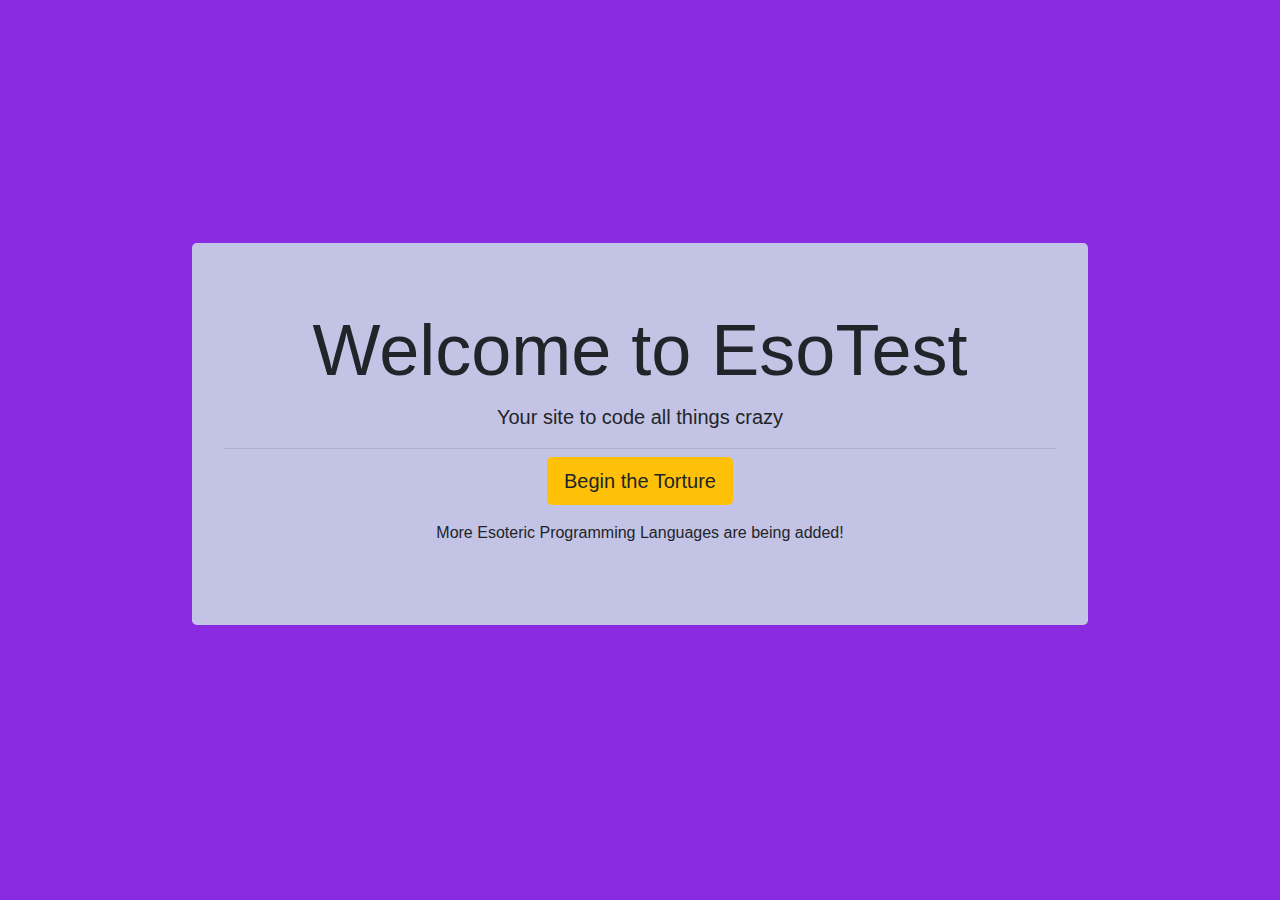
<file: esotest/templates/esoapp/index.html>
<!DOCTYPE html>
<html lang="en">

<head>
    <meta charset="UTF-8">
    <meta http-equiv="X-UA-Compatible" content="IE=edge">
    <meta name="viewport" content="width=device-width, initial-scale=1.0">
    <title>EsoTest</title>
    <link rel="stylesheet" href="https://maxcdn.bootstrapcdn.com/bootstrap/4.0.0/css/bootstrap.min.css"
        integrity="sha384-Gn5384xqQ1aoWXA+058RXPxPg6fy4IWvTNh0E263XmFcJlSAwiGgFAW/dAiS6JXm" crossorigin="anonymous">
</head>

<body style="background-color: blueviolet;">
    <div class="wrapper" style="display: grid; height: 100vh; width: 100vw; text-align: center; align-items: center;">
        <div style="grid-column:1; grid-row:1"></div>
        <div style="grid-column:2; grid-row:1"></div>
        <div style="grid-column:3; grid-row:1"></div>
        <div style="grid-column:1; grid-row:2"></div>
        <div style="grid-column:2; grid-row:2">
            <div class="container">
                <div class="jumbotron" style="background-color: #C3C3E5;">
                    <h1 class="display-3">Welcome to EsoTest</h1>
                    <p class="lead">Your site to code all things crazy</p>
                    <hr class="my-2">
                    <p class="lead">
                        <a class="btn btn-warning btn-lg" href="{% url 'esochoose' %}" role="button">
                                Begin the Torture
                        </a>
                    </p>
                    <p>
                        More Esoteric Programming Languages are being added!
                    </p>
                </div>
            </div>
        </div>
        <div style="grid-column:3; grid-row:2"></div>
        <div style="grid-column:1; grid-row:3"></div>
        <div style="grid-column:2; grid-row:3"></div>
        <div style="grid-column:3; grid-row:3"></div>
    </div>
</body>

</html>
</file>
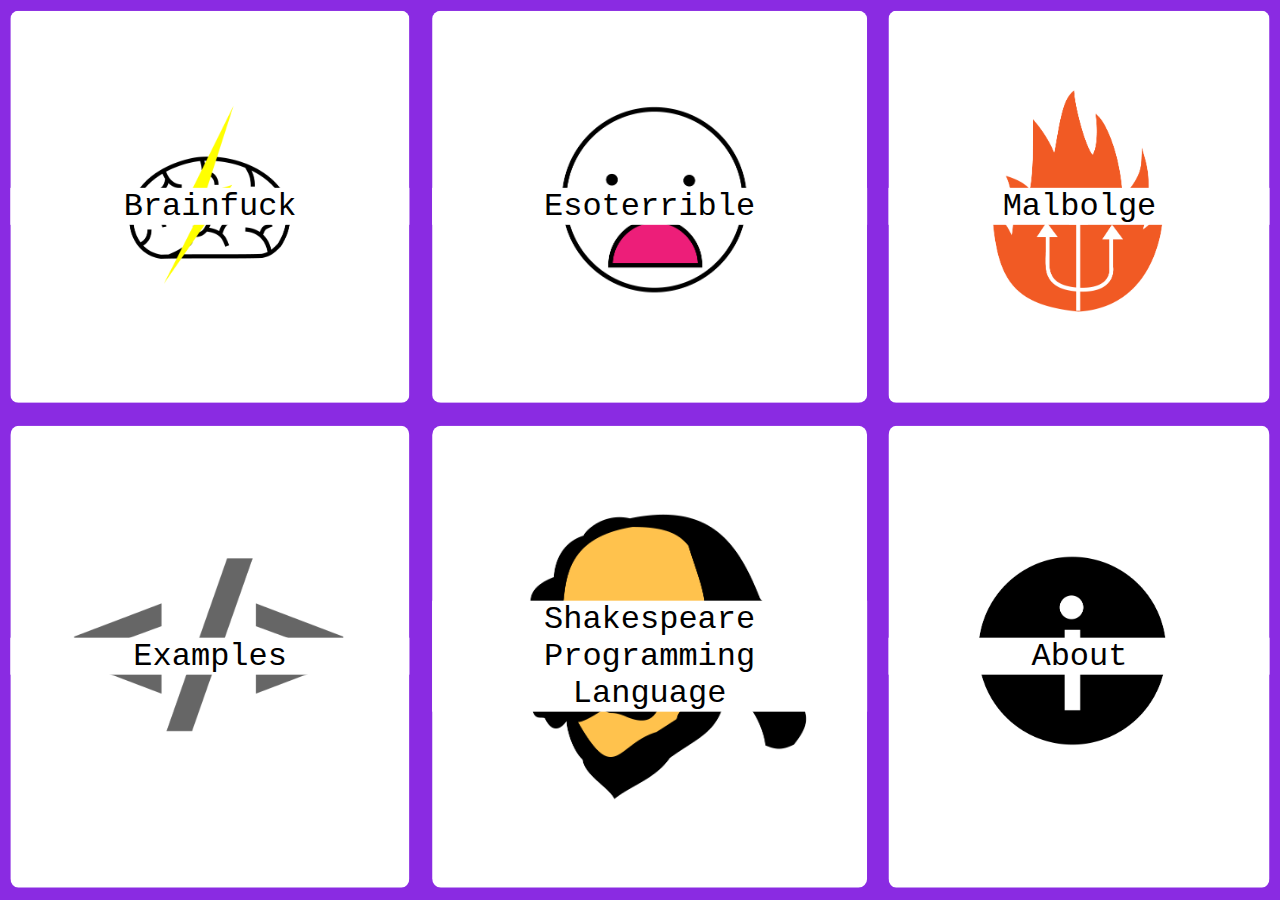
<file: csstest/esochoose.html>
<!DOCTYPE html>
<html lang="en">
<head>
    <meta charset="UTF-8">
    <meta http-equiv="X-UA-Compatible" content="IE=edge">
    <!-- <meta name="viewport" content="width=device-width, initial-scale=1.0"> -->
    <title>Esotest</title>
    <link rel="stylesheet" href="esochoose.css">
</head>
<body>
    <div class="wrapper">
        <div style="grid-column:1; grid-row:1;">
            <div class="card" style="background-image: url(card/EsoTest-01.png);" onclick="window.location='https://google.com';">
                <p> Brainfuck </p>
            </div>
        </div>
        <div style="grid-column:2; grid-row:1">
            <div class="card" style="background-image: url(card/EsoTest-02.png);">
                <p>Esoterrible</p>                
            </div>
        </div>
        <div style="grid-column:3; grid-row:1">
            <div class="card" style="background-image: url(card/EsoTest-03.png);">
                <p>Malbolge</p>
            </div>
        </div>
        <div style="grid-column:1; grid-row:2">
            <div class="card" style="background-image: url(card/EsoTest-04.png);">
                <p>Examples</p>
            </div>
        </div>
        <div style="grid-column:2; grid-row:2">
            <div class="card" style="background-image: url(card/EsoTest-05.png);">
                <p>Shakespeare <br> Programming <br> Language</p>
            </div>
        </div>
        <div style="grid-column:3; grid-row:2">
            <div class="card" style="background-image: url(card/EsoTest-06.png);">
                <p>About</p>
            </div>
        </div>
    </div>
</body>
</html>
</file>
<file: csstest/esochoose.css>
:root {
	height: 100vh;
	width: 100vw;
	font-size: 2em;
	font-family: courier;
	background-color: blueviolet;
}
body {
	margin: 0px;
	padding: 0px;
}
.wrapper {
	display: grid;
	text-align: center;
	height: 100vh;
}
.card {
	background-color: white;
	display: flex;
	flex-direction: column;
	justify-content: center;
	position: relative;
	left: 50%;
	top: 50%;
	transform: translate(-50%, -50%);
	transition: all 0.1s linear;
	height: 95%;
	width: 95%;
	border-radius: 2%;
	background-repeat: no-repeat;
	background-position: center;
	background-size: contain;
}
.card:hover {
	height: 93%;
	width: 93%;
	box-shadow: px 4px black;
}
p {
	background-color: white;
	-webkit-user-select: none;
	-moz-user-select: none;
	-ms-user-select: none;
	user-select: none;
}
</file>
